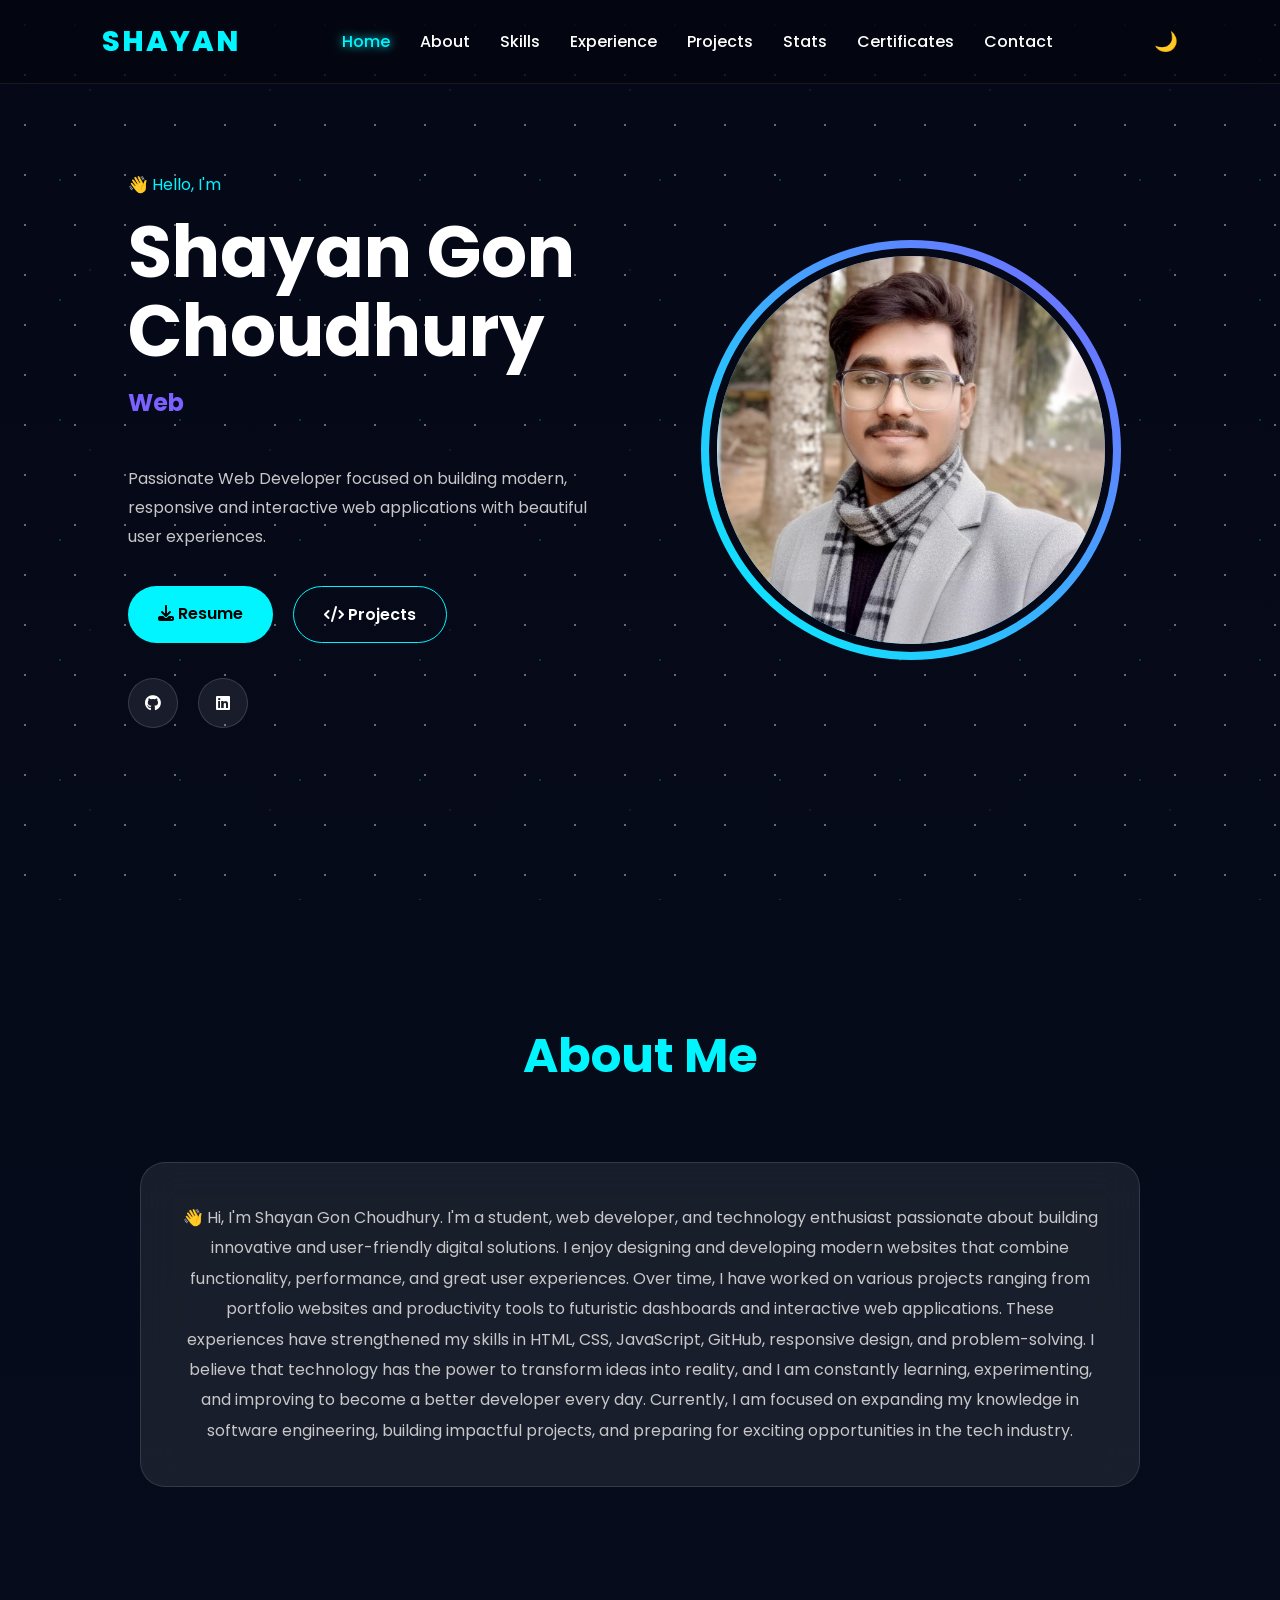
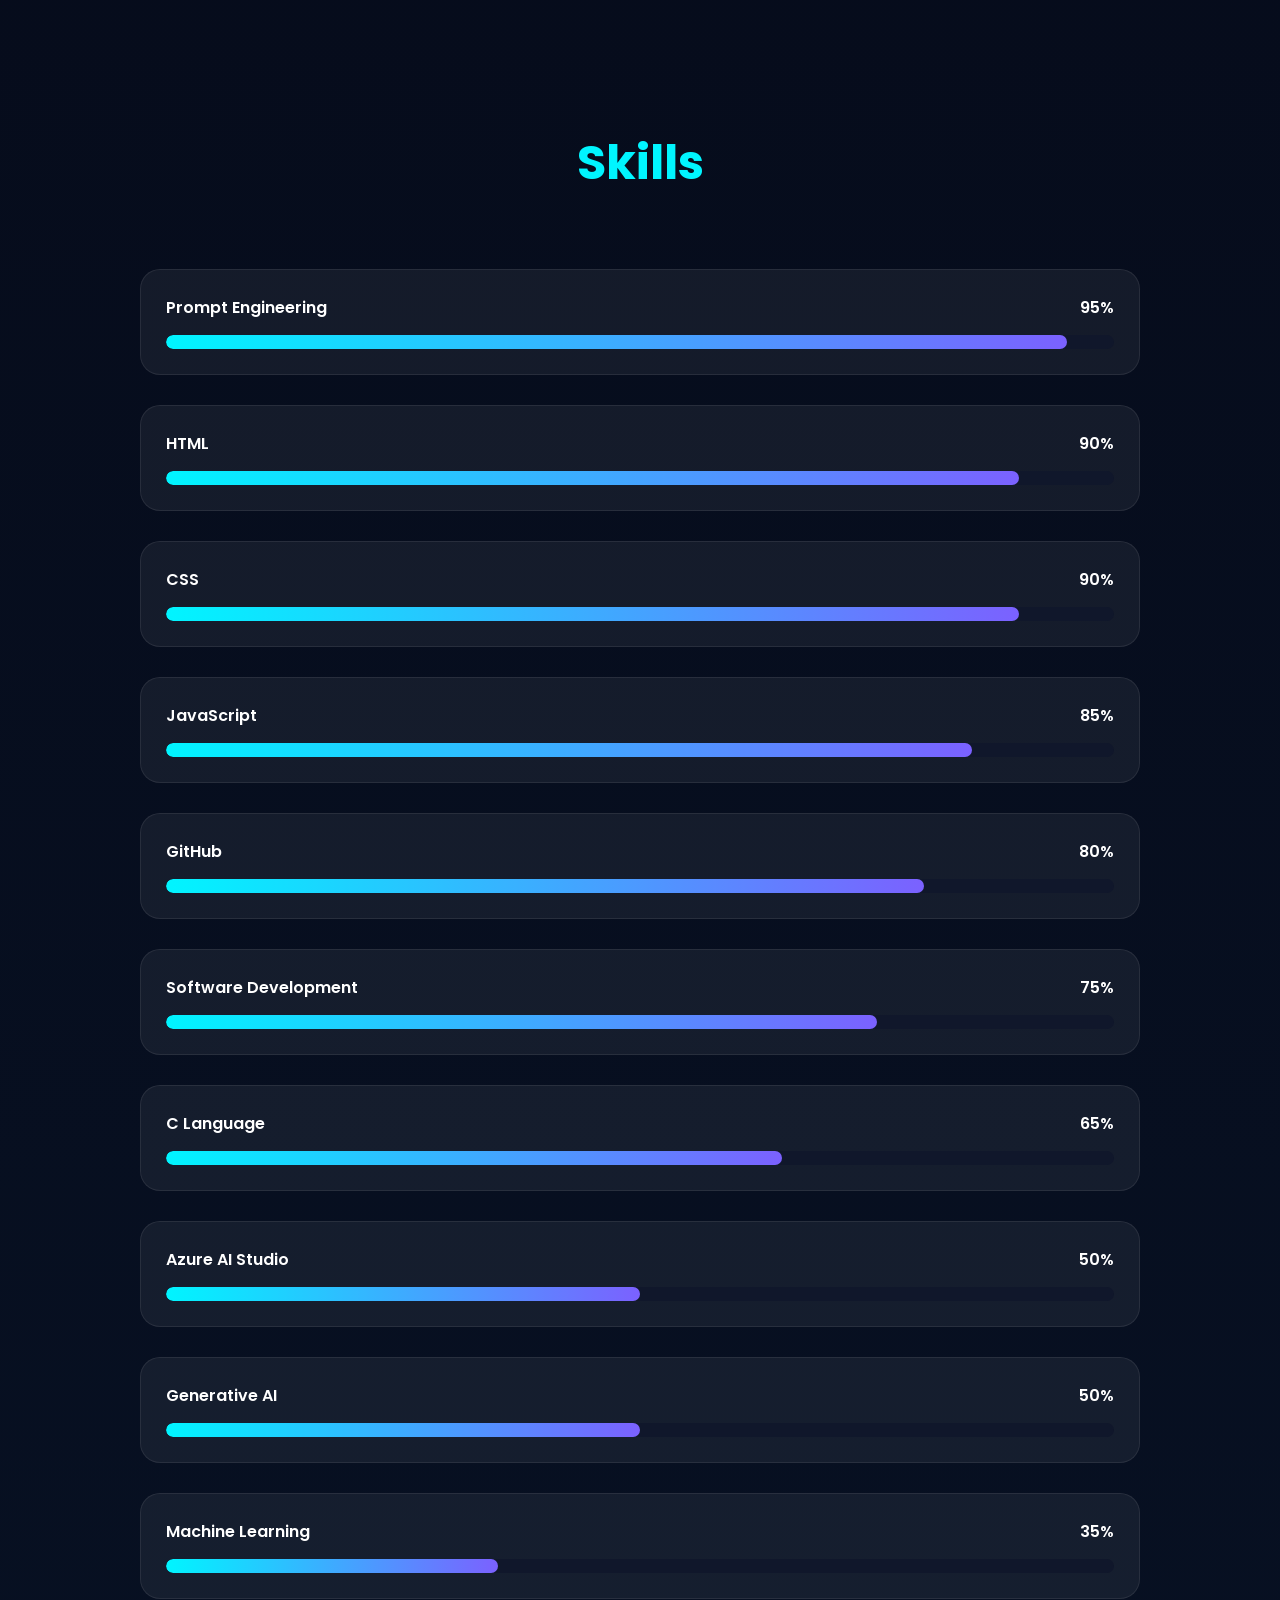
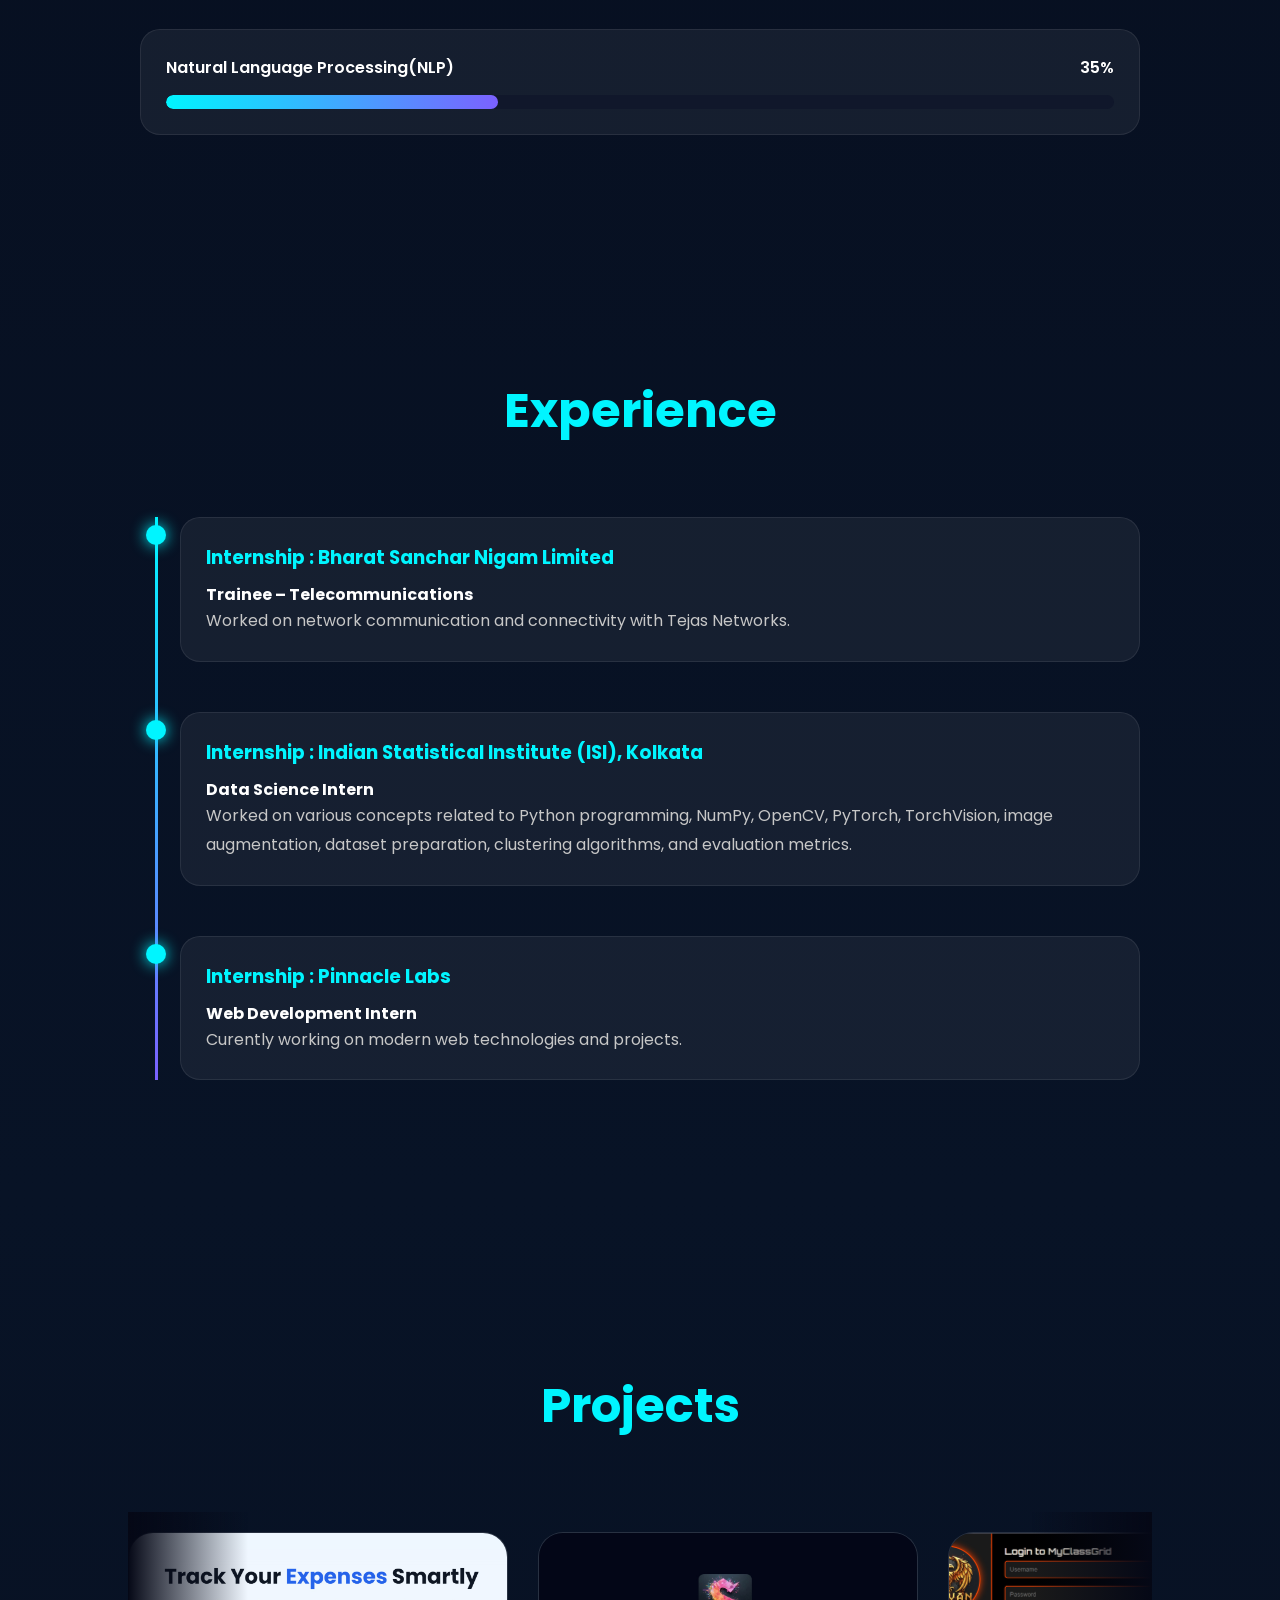
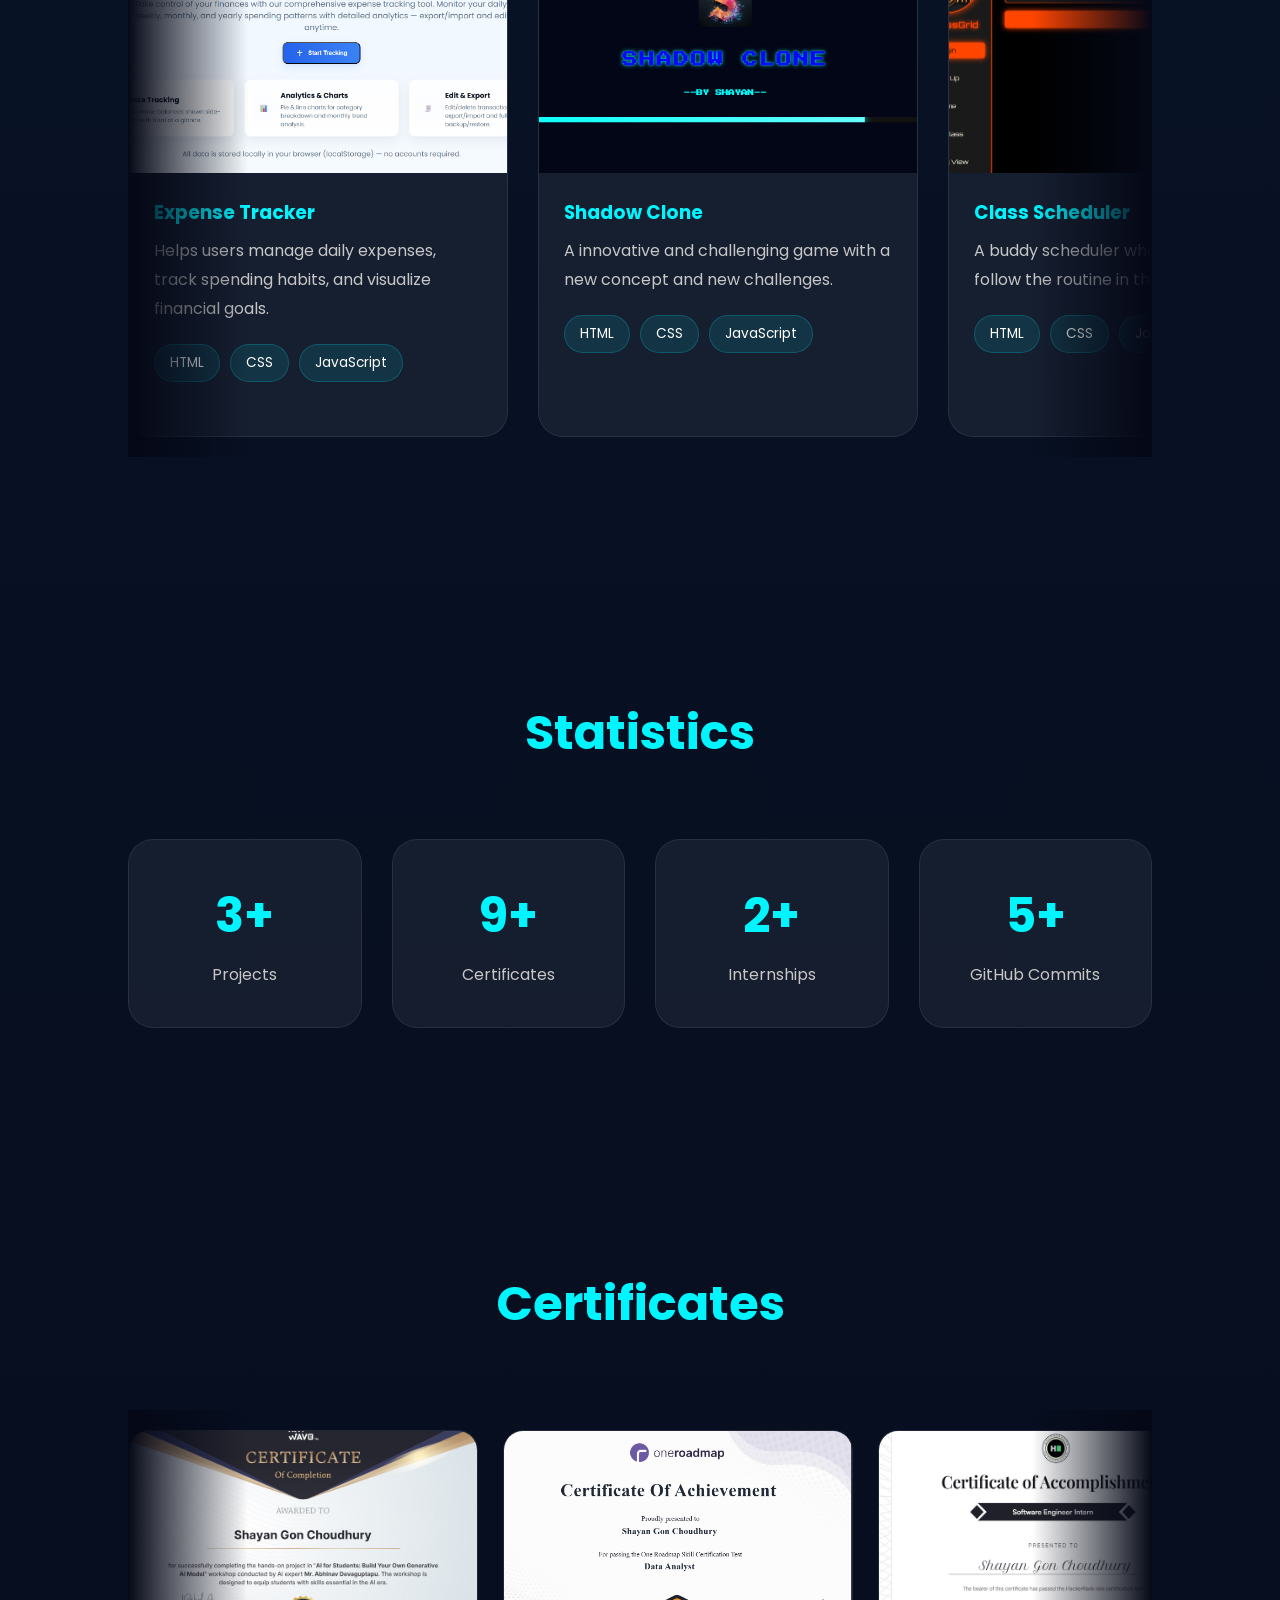
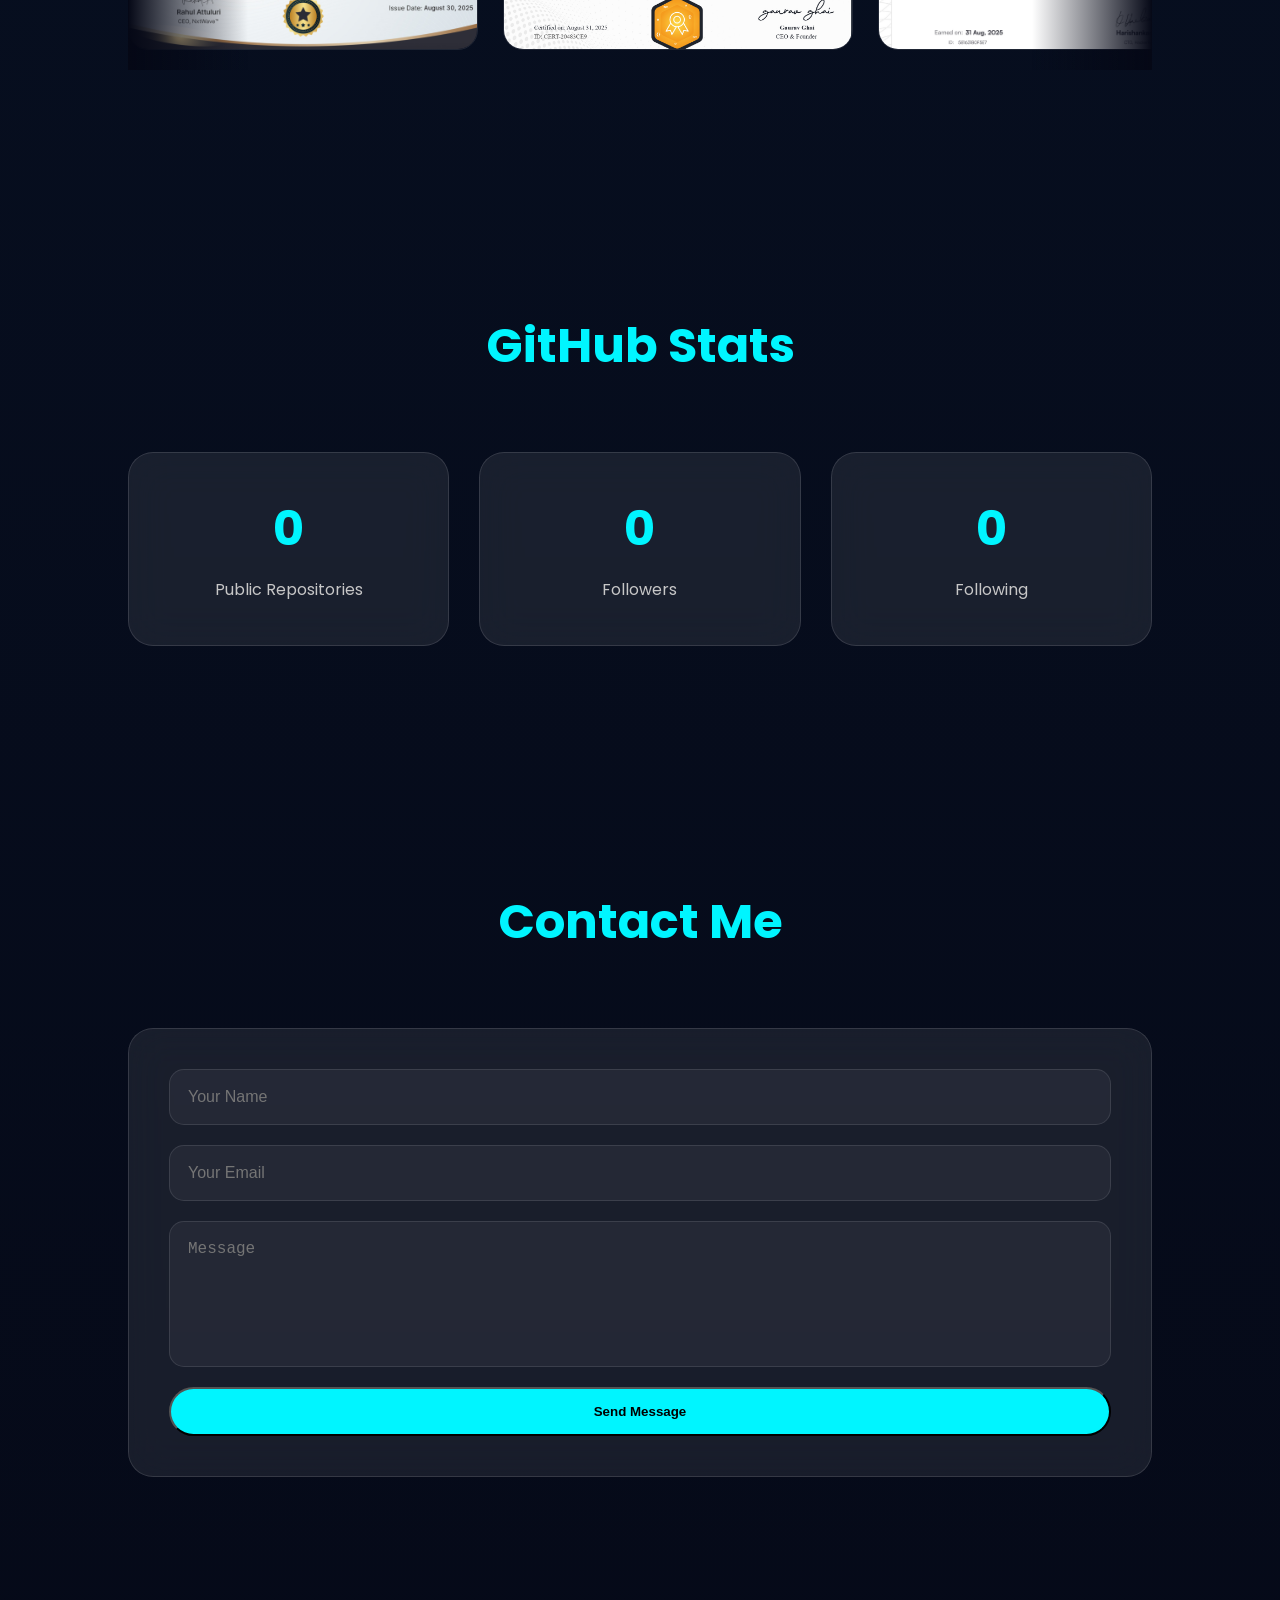
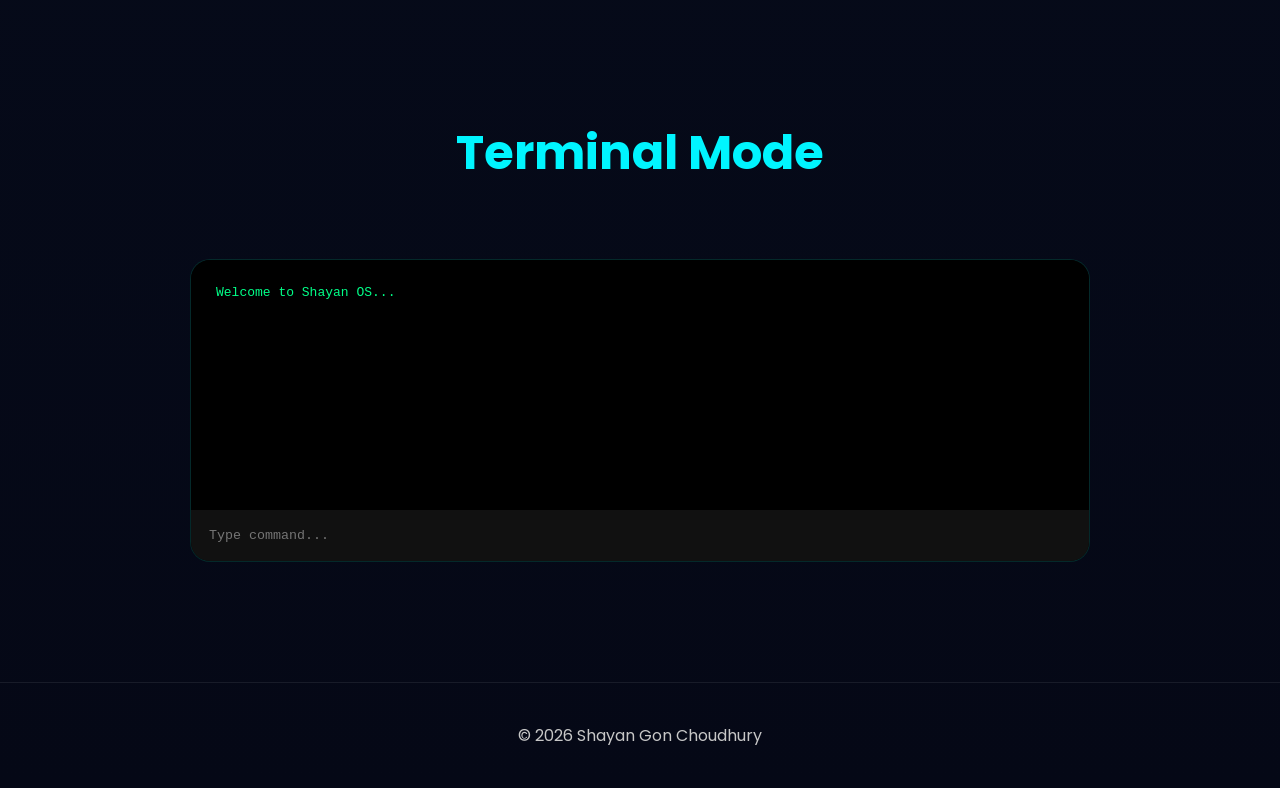
<file: index.html>
<!DOCTYPE html>

<html lang="en">

<head>

<meta charset="UTF-8">
<meta name="viewport" content="width=device-width, initial-scale=1.0">

<title>Shayan Gon Choudhury | Software Engineer Portfolio</title>

<link rel="stylesheet" href="style.css">

<link href="https://fonts.googleapis.com/css2?family=Poppins:wght@300;400;500;600;700;800&display=swap"
    rel="stylesheet">

<link rel="stylesheet"
    href="https://cdnjs.cloudflare.com/ajax/libs/font-awesome/6.5.1/css/all.min.css">


</head>

<body>


<!-- LOADER -->

<div id="loader">
    <div class="loader-ring"></div>
</div>

<!-- GALAXY BACKGROUND -->

<div id="stars"></div>
<div id="stars2"></div>
<div id="stars3"></div>

<!-- NAVBAR -->

<nav id="navbar">

    <div class="logo">
        SHAYAN
    </div>

    <div class="hamburger">

    <span></span>
    <span></span>
    <span></span>

</div>

    <ul class="nav-links">

        <li><a href="#home">Home</a></li>
        <li><a href="#about">About</a></li>
        <li><a href="#skills">Skills</a></li>
        <li><a href="#experience">Experience</a></li>
        <li><a href="#projects">Projects</a></li>
        <li><a href="#stats">Stats</a></li>
        <li><a href="#certificates">Certificates</a></li>
        <li><a href="#contact">Contact</a></li>

    </ul>

    <button id="theme-toggle">
        🌙
    </button>

</nav>

<!-- HERO SECTION -->

<section id="home" class="hero">

    <div class="hero-content">

        <span class="greeting">
            👋 Hello, I'm
        </span>

        <h1>
            Shayan Gon Choudhury
        </h1>

        <h2 id="typewriter"></h2>

        <p class="hero-description">

            Passionate Web Developer focused on building modern,
            responsive and interactive web applications with
            beautiful user experiences.

        </p>

        <div class="hero-buttons">

            <a href="assets/resume.pdf" class="btn">

                <i class="fa-solid fa-download"></i>
                Resume

            </a>

            <a href="#projects" class="btn btn-outline">

                <i class="fa-solid fa-code"></i>
                Projects

            </a>

        </div>

        <div class="social-icons">

            <a href="https://github.com/shayangonchoudhury-svg"
   target="_blank">

    <i class="fab fa-github"></i>

</a>

            <a href="https://www.linkedin.com/in/shayan-gon-choudhury-37a842315/"
   target="_blank">

    <i class="fab fa-linkedin"></i>

</a>

        

        </div>

    </div>

    <div class="hero-image">

        <div class="profile-ring">

            <img src="images/profile.jpg"
                alt="Profile">

        </div>

    </div>

</section>

<!-- ABOUT -->

<section id="about">

    <h2 class="section-title">
        About Me
    </h2>

    <div class="glass-card">

        <p>

👋 Hi, I'm Shayan Gon Choudhury.

I'm a student, web developer, and technology enthusiast passionate about building innovative and user-friendly digital solutions. I enjoy designing and developing modern websites that combine functionality, performance, and great user experiences.

Over time, I have worked on various projects ranging from portfolio websites and productivity tools to futuristic dashboards and interactive web applications. These experiences have strengthened my skills in HTML, CSS, JavaScript, GitHub, responsive design, and problem-solving.

I believe that technology has the power to transform ideas into reality, and I am constantly learning, experimenting, and improving to become a better developer every day.

Currently, I am focused on expanding my knowledge in software engineering, building impactful projects, and preparing for exciting opportunities in the tech industry.

</p>

    </div>

</section>

<!-- SKILLS -->

<section id="skills">

    <h2 class="section-title">
        Skills
    </h2>

    <div class="skills-container">

        <div class="skill">

            <div class="skill-info">

                <span>Prompt Engineering</span>
                <span>95%</span>

            </div>

            <div class="progress">

                <div class="bar PromptEngineering"></div>

            </div>

        </div>

        <div class="skill">

            <div class="skill-info">

                <span>HTML</span>
                <span>90%</span>

            </div>

            <div class="progress">

                <div class="bar html"></div>

            </div>

        </div>

        <div class="skill">

            <div class="skill-info">

                <span>CSS</span>
                <span>90%</span>

            </div>

            <div class="progress">

                <div class="bar css"></div>

            </div>

        </div>

        <div class="skill">

            <div class="skill-info">

                <span>JavaScript</span>
                <span>85%</span>

            </div>

            <div class="progress">

                <div class="bar js"></div>

            </div>

        </div>

        <div class="skill">

            <div class="skill-info">

                <span>GitHub</span>
                <span>80%</span>

            </div>

            <div class="progress">

                <div class="bar github"></div>

            </div>

        </div>

        <div class="skill">

            <div class="skill-info">

                <span>Software Development</span>
                <span>75%</span>

            </div>

            <div class="progress">

                <div class="bar software"></div>

            </div>

        </div>

        <div class="skill">

            <div class="skill-info">

                <span>C Language</span>
                <span>65%</span>

            </div>

            <div class="progress">

                <div class="bar c"></div>

            </div>

        </div>

        <div class="skill">

            <div class="skill-info">

                <span>Azure AI Studio</span>
                <span>50%</span>

            </div>

            <div class="progress">

                <div class="bar azure"></div>

            </div>

        </div>

        <div class="skill">

            <div class="skill-info">

                <span>Generative AI</span>
                <span>50%</span>

            </div>

            <div class="progress">

                <div class="bar genai"></div>

            </div>

        </div>

        <div class="skill">

            <div class="skill-info">

                <span>Machine Learning</span>
                <span>35%</span>

            </div>

            <div class="progress">

                <div class="bar ml"></div>

            </div>

        </div>

        <div class="skill">

            <div class="skill-info">

                <span>Natural Language Processing(NLP)</span>
                <span>35%</span>

            </div>

            <div class="progress">

                <div class="bar nlp"></div>

            </div>

        </div>

    </div>

</section>

<!-- EXPERIENCE -->

<section id="experience">


<h2 class="section-title">
    Experience
</h2>

<div class="timeline">

    <div class="timeline-item">

        <div class="timeline-dot"></div>

        <div class="timeline-content">

            <h3>
                Internship : Bharat Sanchar Nigam Limited
            </h3>

            <h4>
                Trainee – Telecommunications
            </h4>

            <p>
                Worked on network communication and connectivity with Tejas Networks.
            </p>

        </div>

    </div>

    <div class="timeline-item">

        <div class="timeline-dot"></div>

        <div class="timeline-content">

            <h3>
                Internship : Indian Statistical Institute (ISI), Kolkata
            </h3>

            <h4>
                Data Science Intern
            </h4>

            <p>
                Worked on various concepts related to Python programming, NumPy, OpenCV, PyTorch, TorchVision, image augmentation, dataset preparation, clustering algorithms, and evaluation metrics.
            </p>

        </div>

    </div>

    <div class="timeline-item">

        <div class="timeline-dot"></div>

        <div class="timeline-content">

            <h3>
                Internship : Pinnacle Labs
            </h3>

            <h4>
                Web Development Intern
            </h4>

            <p>
                Curently working on modern web technologies and projects.
            </p>

        </div>

    </div>

</div>


</section>

<!-- PROJECTS -->

<section id="projects">


<h2 class="section-title">
    Projects
</h2>

<div class="projects-wrapper">

    <div class="projects-grid">

        <!-- PROJECT 1 -->

        <div class="project-card">

            <img src="images/project1.jpg">

            <div class="project-content">

                <h3>
                    Expense Tracker
                </h3>

                <p>
                     Helps users manage daily expenses, track spending habits, and visualize financial goals.
                </p>

                <div class="tags">

                    <span>HTML</span>
                    <span>CSS</span>
                    <span>JavaScript</span>

                </div>

            </div>

        </div>

        <!-- PROJECT 2 -->

        <div class="project-card">

            <img src="images/project2.jpg">

            <div class="project-content">

                <h3>
                    Shadow Clone
                </h3>

                <p>
                    A innovative and challenging game with a new concept and new challenges.
                </p>

                <div class="tags">

                    <span>HTML</span>
                    <span>CSS</span>
                    <span>JavaScript</span>

                </div>

            </div>

        </div>

        <!-- PROJECT 3 -->

        <div class="project-card">

            <img src="images/project3.jpg">

            <div class="project-content">

                <h3>
                    Class Scheduler
                </h3>

                <p>
                    A buddy scheduler who helps user to follow the routine in their daily class life. 
                </p>

                <div class="tags">

                    <span>HTML</span>
                    <span>CSS</span>
                    <span>JavaScript</span>

                </div>

            </div>

        </div>

        <!-- PROJECT 4 -->

        <div class="project-card">

            <img src="images/project4.jpg">

            <div class="project-content">

                <h3>
                    AyurJeevan
                </h3>

                <p>
                    A innovative dashboard which is used to track the daily medicine dosages.
                </p>

                <div class="tags">

                    <span>HTML</span>
                    <span>CSS</span>
                    <span>JavaScript</span>

                </div>

            </div>

        </div>

        <!-- PROJECT 5 -->

        <div class="project-card">

            <img src="images/project5.jpg">

            <div class="project-content">

                <h3>
                    MyPortfolio
                </h3>

                <p>
                    Developed a responsive portfolio website to showcase projects, skills, certifications, and contact information with a modern and interactive design.
                </p>

                <div class="tags">

                    <span>HTML</span>
                    <span>CSS</span>
                    <span>JavaScript</span>

                </div>

            </div>

        </div>

        <!-- DUPLICATES FOR INFINITE SCROLL -->

        <div class="project-card">

            <img src="images/project1.jpg">

            <div class="project-content">

                <h3>
                    Expense Tracker
                </h3>

                <p>
                    Helps users manage daily expenses, track spending habits, and visualize financial goals.
                </p>

                <div class="tags">

                    <span>HTML</span>
                    <span>CSS</span>
                    <span>JavaScript</span>

                </div>

            </div>

        </div>

        <div class="project-card">

            <img src="images/project2.jpg">

            <div class="project-content">

                <h3>
                    Shadow Clone
                </h3>

                <p>
                    A innovative and challenging game with a new concept and new challenges.
                </p>

                <div class="tags">

                    <span>HTML</span>
                    <span>CSS</span>
                    <span>JavaScript</span>

                </div>

            </div>

        </div>

        <div class="project-card">

            <img src="images/project3.jpg">

            <div class="project-content">

                <h3>
                    Class Scheduler
                </h3>

                <p>
                    A buddy scheduler who helps user to follow the routine in their daily class life. 
                </p>

                <div class="tags">

                    <span>HTML</span>
                    <span>CSS</span>
                    <span>JavaScript</span>

                </div>

            </div>

        </div>

        <div class="project-card">

            <img src="images/project4.jpg">

            <div class="project-content">

                <h3>
                    AyurJeevan
                </h3>

                <p>
                    A innovative dashboard which is used to track the daily medicine dosages.
                </p>

                <div class="tags">

                    <span>HTML</span>
                    <span>CSS</span>
                    <span>JavaScript</span>

                </div>

            </div>

        </div>

        <div class="project-card">

            <img src="images/project5.jpg">

            <div class="project-content">

                <h3>
                    MyPortfolio
                </h3>

                <p>
                    Developed a responsive portfolio website to showcase projects, skills, certifications, and contact information with a modern and interactive design.
                </p>

                <div class="tags">

                    <span>HTML</span>
                    <span>CSS</span>
                    <span>JavaScript</span>

                </div>

            </div>

        </div>

    </div>

</div>


</section>

<!-- STATS -->

<section id="stats">


<h2 class="section-title">
    Statistics
</h2>

<div class="stats-grid">

    <div class="stat-card">

        <h3>5+</h3>

        <p>
            Projects
        </p>

    </div>

    <div class="stat-card">

        <h3>20+</h3>

        <p>
            Certificates
        </p>

    </div>

    <div class="stat-card">

        <h3>3+</h3>

        <p>
            Internships
        </p>

    </div>

    <div class="stat-card">

        <h3>10+</h3>

        <p>
            GitHub Commits
        </p>

    </div>

</div>


</section>

<!-- CERTIFICATES -->

<section id="certificates">


<h2 class="section-title">
    Certificates
</h2>

<div class="certificates-wrapper">

    <div class="certificate-grid">

        <img src="images/cert1.jpg" alt="Certificate 1">
        <img src="images/cert2.jpg" alt="Certificate 2">
        <img src="images/cert3.jpg" alt="Certificate 3">
        <img src="images/cert4.jpg" alt="Certificate 4">
        <img src="images/cert5.jpg" alt="Certificate 5">
        <img src="images/cert6.jpg" alt="Certificate 6">
        <img src="images/cert7.jpg" alt="Certificate 7">
        <img src="images/cert8.jpg" alt="Certificate 8">
        <img src="images/cert9.jpg" alt="Certificate 9">
        <img src="images/cert10.jpg" alt="Certificate 10">
        <img src="images/cert11.jpg" alt="Certificate 11">
        <img src="images/cert12.jpg" alt="Certificate 12">
        <img src="images/cert13.jpg" alt="Certificate 13">
        <img src="images/cert14.jpg" alt="Certificate 14">
        <img src="images/cert15.jpg" alt="Certificate 15">
        <img src="images/cert16.jpg" alt="Certificate 16">
        <img src="images/cert17.jpg" alt="Certificate 17">
        <img src="images/cert18.jpg" alt="Certificate 18">
        <img src="images/cert19.jpg" alt="Certificate 19">
        <img src="images/cert20.jpg" alt="Certificate 20">
        <img src="images/cert21.jpg" alt="Certificate 21">
        <img src="images/cert22.jpg" alt="Certificate 22">


        <!-- DUPLICATES FOR INFINITE SCROLL -->

        <img src="images/cert1.jpg" alt="Certificate 1">
        <img src="images/cert2.jpg" alt="Certificate 2">
        <img src="images/cert3.jpg" alt="Certificate 3">
        <img src="images/cert4.jpg" alt="Certificate 4">
        <img src="images/cert5.jpg" alt="Certificate 5">
        <img src="images/cert6.jpg" alt="Certificate 6">
        <img src="images/cert7.jpg" alt="Certificate 7">
        <img src="images/cert8.jpg" alt="Certificate 8">
        <img src="images/cert9.jpg" alt="Certificate 9">
        <img src="images/cert10.jpg" alt="Certificate 10">
        <img src="images/cert11.jpg" alt="Certificate 11">
        <img src="images/cert12.jpg" alt="Certificate 12">
        <img src="images/cert13.jpg" alt="Certificate 13">
        <img src="images/cert14.jpg" alt="Certificate 14">
        <img src="images/cert15.jpg" alt="Certificate 15">
        <img src="images/cert16.jpg" alt="Certificate 16">
        <img src="images/cert17.jpg" alt="Certificate 17">
        <img src="images/cert18.jpg" alt="Certificate 18">
        <img src="images/cert19.jpg" alt="Certificate 19">
        <img src="images/cert20.jpg" alt="Certificate 20">
        <img src="images/cert21.jpg" alt="Certificate 21">
        <img src="images/cert22.jpg" alt="Certificate 22">

    </div>

</div>


</section>

<!-- GITHUB STATS -->

<section id="github">


<h2 class="section-title">
    GitHub Stats
</h2>

<div class="github-grid">

    <div class="glass-card">

        <h3 id="repos">
            0
        </h3>

        <p>
            Public Repositories
        </p>

    </div>

    <div class="glass-card">

        <h3 id="followers">
            0
        </h3>

        <p>
            Followers
        </p>

    </div>

    <div class="glass-card">

        <h3 id="following">
            0
        </h3>

        <p>
            Following
        </p>

    </div>

</div>


</section>

<!-- CONTACT -->

<section id="contact">


<h2 class="section-title">
    Contact Me
</h2>

<div class="glass-card">

    <form id="contact-form">

        <input
            type="text"
            placeholder="Your Name"
            required>

        <input
            type="email"
            placeholder="Your Email"
            required>

        <textarea
            rows="6"
            placeholder="Message"
            required></textarea>

        <button
            type="submit"
            class="btn">

            Send Message

        </button>

    </form>

</div>


</section>

<!-- TERMINAL -->

<section id="terminal">

<h2 class="section-title">
    Terminal Mode
</h2>

<div class="terminal-box">

    <div class="terminal-output">

        Welcome to Shayan OS...

    </div>

    <input
        type="text"
        id="terminal-input"
        placeholder="Type command...">

</div>


</section>

<!-- FOOTER -->

<footer>


<p>
    © 2026 Shayan Gon Choudhury
</p>


</footer>

<script src="script.js"></script>

</body>

</html>
</file>
<file: style.css>
/* ==================================================
RESET
================================================== */

*{
margin:0;
padding:0;
box-sizing:border-box;
scroll-behavior:smooth;
}

:root{


--bg:#050816;
--bg2:#0a1024;

--primary:#00f5ff;
--secondary:#7b61ff;

--text:#ffffff;
--muted:#c7c7c7;

--glass:rgba(255,255,255,.08);
--border:rgba(255,255,255,.15);


}

body{


font-family:'Poppins',sans-serif;

background:
linear-gradient(
    to bottom,
    #050816,
    #081326,
    #050816
);

color:var(--text);

overflow-x:hidden;

min-height:100vh;


}

a{
text-decoration:none;
}

img{
display:block;
max-width:100%;
}

section{


padding:120px 10%;


}

.section-title{


text-align:center;

font-size:3rem;

margin-bottom:70px;

color:var(--primary);

font-weight:700;


}

/* ==================================================
SCROLLBAR
================================================== */

::-webkit-scrollbar{
width:8px;
}

::-webkit-scrollbar-track{
background:#050816;
}

::-webkit-scrollbar-thumb{


background:var(--primary);

border-radius:20px;


}

/* ==================================================
LOADER
================================================== */

#loader{


position:fixed;

inset:0;

background:#050816;

display:flex;

justify-content:center;

align-items:center;

z-index:99999;


}

.loader-ring{


width:90px;
height:90px;

border:6px solid rgba(255,255,255,.15);

border-top:
6px solid var(--primary);

border-radius:50%;

animation:
spin 1s linear infinite;


}

@keyframes spin{


100%{
    transform:rotate(360deg);
}


}

/* ==================================================
GALAXY BACKGROUND
================================================== */

#stars,
#stars2,
#stars3{


position:fixed;

top:0;
left:0;

width:100%;
height:100%;

z-index:-5;


}

#stars{


background-image:
radial-gradient(
white 1px,
transparent 1px);

background-size:
50px 50px;

opacity:.4;


}

#stars2{


background-image:
radial-gradient(
var(--primary) 1px,
transparent 1px);

background-size:
120px 120px;

opacity:.2;

animation:
starsMove 80s linear infinite;


}

#stars3{


background-image:
radial-gradient(
var(--secondary) 1px,
transparent 1px);

background-size:
180px 180px;

opacity:.15;

animation:
starsMove 120s linear infinite;


}

@keyframes starsMove{


from{
    transform:translateY(0);
}

to{
    transform:translateY(-1000px);
}


}

/* ==================================================
NAVBAR
================================================== */

#navbar{


position:fixed;

top:0;
left:0;

width:100%;

display:flex;

justify-content:space-between;

align-items:center;

padding:20px 8%;

backdrop-filter:blur(18px);

background:
rgba(0,0,0,.25);

border-bottom:
1px solid rgba(255,255,255,.08);

z-index:1000;


}

.logo{


color:var(--primary);

font-size:1.8rem;

font-weight:800;

letter-spacing:2px;


}

.nav-links{


list-style:none;

display:flex;

gap:30px;


}

.nav-links a{


color:white;

transition:.3s;

font-weight:500;


}

.nav-links a:hover{


color:var(--primary);


}

#theme-toggle{


background:none;

border:none;

color:white;

font-size:1.2rem;

cursor:pointer;


}

/* ==================================================
HERO SECTION
================================================== */

.hero{


min-height:100vh;

display:flex;

justify-content:space-between;

align-items:center;

gap:60px;


}

.hero-content{


flex:1;


}

.greeting{


color:var(--primary);

display:inline-block;

margin-bottom:15px;


}

.hero-content h1{


font-size:4.5rem;

line-height:1.1;

margin-bottom:15px;


}

.hero-content h2{


color:var(--secondary);

min-height:60px;

margin-bottom:20px;


}

.hero-description{


color:var(--muted);

line-height:1.8;

max-width:650px;

margin-bottom:35px;


}

.hero-buttons{


display:flex;

gap:20px;

margin-bottom:35px;


}

.btn{


padding:15px 30px;

border-radius:50px;

background:var(--primary);

color:black;

font-weight:600;

transition:.4s;


}

.btn:hover{


transform:
translateY(-5px);


}

.btn-outline{


background:transparent;

color:white;

border:1px solid var(--primary);


}

/* ==================================================
SOCIAL ICONS
================================================== */

.social-icons{


display:flex;

gap:20px;


}

.social-icons a{


width:50px;
height:50px;

border-radius:50%;

display:flex;

justify-content:center;

align-items:center;

background:var(--glass);

border:1px solid var(--border);

color:white;

transition:.3s;


}

.social-icons a:hover{


background:var(--primary);

color:black;

transform:
translateY(-5px);


}

/* ==================================================
PROFILE IMAGE
================================================== */

.hero-image{


flex:1;

display:flex;

justify-content:center;


}

.profile-ring{


width:420px;
height:420px;

border-radius:50%;

padding:8px;

background:
linear-gradient(
    45deg,
    var(--primary),
    var(--secondary)
);

animation:float 4s ease-in-out infinite;


}

.profile-ring img{


width:100%;
height:100%;

object-fit:cover;

border-radius:50%;

border:8px solid #050816;


}

@keyframes rotateRing{


from{
    transform:rotate(0deg);
}

to{
    transform:rotate(360deg);
}


}

/* ==================================================
GLASS CARD
================================================== */

.glass-card{


background:rgba(255,255,255,.08);

backdrop-filter:blur(20px);

border:1px solid rgba(255,255,255,.12);

border-radius:25px;

padding:40px;

transition:.4s;


}

.glass-card:hover{


transform:translateY(-8px);

box-shadow:
0 10px 30px rgba(0,245,255,.15);


}

.glass-card p{


color:var(--muted);

line-height:1.9;


}

/* ==================================================
ABOUT
================================================== */

#about .glass-card{


max-width:1000px;

margin:auto;

text-align:center;


}

/* ==================================================
SKILLS
================================================== */

.skills-container{


max-width:1000px;

margin:auto;

display:flex;

flex-direction:column;

gap:30px;


}

.skill{


background:rgba(255,255,255,.06);

border:1px solid rgba(255,255,255,.08);

border-radius:20px;

padding:25px;

transition:.4s;


}

.skill:hover{


transform:translateX(10px);


}

.skill-info{


display:flex;

justify-content:space-between;

margin-bottom:15px;

font-weight:600;


}

.progress{


height:14px;

background:#10172b;

border-radius:50px;

overflow:hidden;


}

.bar{


height:100%;

border-radius:50px;

position:relative;


}

.bar::after{


content:"";

position:absolute;

top:0;

left:-100px;

width:100px;

height:100%;

background:
linear-gradient(
    90deg,
    transparent,
    rgba(255,255,255,.5),
    transparent
);

animation:
shine 3s infinite;


}

@keyframes shine{


100%{
    left:120%;
}


}

.PromptEngineering{

    width:95%;

    background:
    linear-gradient(
        90deg,
        #00f5ff,
        #7b61ff
    );

}

.html{

    width:90%;

    background:
    linear-gradient(
        90deg,
        #00f5ff,
        #7b61ff
    );

}

.css{

    width:90%;

    background:
    linear-gradient(
        90deg,
        #00f5ff,
        #7b61ff
    );

}

.js{

    width:85%;

    background:
    linear-gradient(
        90deg,
        #00f5ff,
        #7b61ff
    );

}

.github{

    width:80%;

    background:
    linear-gradient(
        90deg,
        #00f5ff,
        #7b61ff
    );

}

.software{

    width:75%;

    background:
    linear-gradient(
        90deg,
        #00f5ff,
        #7b61ff
    );

}

.c{

    width:65%;

    background:
    linear-gradient(
        90deg,
        #00f5ff,
        #7b61ff
    );

}

.azure{

    width:50%;

    background:
    linear-gradient(
        90deg,
        #00f5ff,
        #7b61ff
    );

}

.genai{

    width:50%;

    background:
    linear-gradient(
        90deg,
        #00f5ff,
        #7b61ff
    );

}

.ml{

    width:35%;

    background:
    linear-gradient(
        90deg,
        #00f5ff,
        #7b61ff
    );

}

.nlp{

    width:35%;

    background:
    linear-gradient(
        90deg,
        #00f5ff,
        #7b61ff
    );

}

/* ==================================================
TIMELINE
================================================== */

.timeline{


position:relative;

max-width:1000px;

margin:auto;

padding-left:40px;


}

.timeline::before{


content:"";

position:absolute;

left:15px;

top:0;

width:3px;

height:100%;

background:
linear-gradient(
    var(--primary),
    var(--secondary)
);


}

.timeline-item{


position:relative;

margin-bottom:50px;


}

.timeline-dot{


position:absolute;

left:-34px;

top:8px;

width:20px;

height:20px;

border-radius:50%;

background:var(--primary);

box-shadow:
0 0 15px var(--primary);


}

.timeline-content{


background:rgba(255,255,255,.06);

border:1px solid rgba(255,255,255,.08);

border-radius:20px;

padding:25px;

transition:.4s;


}

.timeline-content:hover{


transform:translateX(10px);


}

.timeline-content h3{


color:var(--primary);

margin-bottom:10px;


}

.timeline-content p{


color:var(--muted);

line-height:1.8;


}

/* ==================================================
PROJECTS
================================================== */

.projects-wrapper{


width:100%;

overflow:hidden;

position:relative;

padding:20px 0;


}

.projects-grid{


display:flex;

gap:30px;

width:max-content;

animation:
projectScroll 35s linear infinite;


}

.projects-wrapper:hover .projects-grid{


animation-play-state:paused;


}

.project-card{


min-width:380px;

max-width:380px;

background:rgba(255,255,255,.06);

border:1px solid rgba(255,255,255,.08);

border-radius:25px;

overflow:hidden;

transition:.4s;


}

.project-card:hover{


transform:translateY(-10px);


}

.project-card img{


width:100%;

height:240px;

object-fit:cover;


}

.project-content{


padding:25px;


}

.project-content h3{


color:var(--primary);

margin-bottom:10px;


}

.project-content p{


color:var(--muted);

line-height:1.8;

margin-bottom:20px;


}

/* ==================================================
TAGS
================================================== */

.tags{


display:flex;

flex-wrap:wrap;

gap:10px;


}

.tags span{


padding:8px 15px;

border-radius:30px;

background:
rgba(0,245,255,.1);

border:
1px solid rgba(0,245,255,.2);

font-size:.85rem;


}

/* ==================================================
PROJECT SCROLL
================================================== */

@keyframes projectScroll{


from{

    transform:
    translateX(0);

}

to{

    transform:
    translateX(-50%);

}


}

/* ==================================================
PROJECT EDGE FADE
================================================== */

.projects-wrapper::before,
.projects-wrapper::after{


content:"";

position:absolute;

top:0;

width:120px;

height:100%;

z-index:5;

pointer-events:none;


}

.projects-wrapper::before{


left:0;

background:
linear-gradient(
    to right,
    #050816,
    transparent
);


}

.projects-wrapper::after{


right:0;

background:
linear-gradient(
    to left,
    #050816,
    transparent
);


}

/* ==================================================
STATS SECTION
================================================== */

.stats-grid{


display:grid;

grid-template-columns:
repeat(auto-fit,minmax(220px,1fr));

gap:30px;


}

.stat-card{


text-align:center;

padding:40px;

border-radius:25px;

background:rgba(255,255,255,.06);

border:1px solid rgba(255,255,255,.08);

transition:.4s;


}

.stat-card:hover{


transform:translateY(-10px);

box-shadow:
0 12px 30px rgba(0,245,255,.15);


}

.stat-card h3{


font-size:3rem;

color:var(--primary);

margin-bottom:10px;


}

.stat-card p{


color:var(--muted);


}

/* ==================================================
CERTIFICATES
================================================== */

.certificates-wrapper{


width:100%;

overflow:hidden;

position:relative;

padding:20px 0;


}

.certificate-grid{


display:flex;

gap:25px;

width:max-content;

animation:
certScroll 30s linear infinite;


}

.certificates-wrapper:hover .certificate-grid{


animation-play-state:paused;


}

.certificate-grid img{


width:350px;

height:220px;

object-fit:cover;

border-radius:20px;

border:1px solid rgba(255,255,255,.1);

transition:.4s;


}

.certificate-grid img:hover{


transform:scale(1.05);


}

@keyframes certScroll{


from{
    transform:translateX(0);
}

to{
    transform:translateX(-50%);
}


}

.certificates-wrapper::before,
.certificates-wrapper::after{


content:"";

position:absolute;

top:0;

width:120px;

height:100%;

z-index:5;

pointer-events:none;


}

.certificates-wrapper::before{


left:0;

background:
linear-gradient(
    to right,
    #050816,
    transparent
);


}

.certificates-wrapper::after{


right:0;

background:
linear-gradient(
    to left,
    #050816,
    transparent
);


}

/* ==================================================
GITHUB SECTION
================================================== */

.github-grid{


display:grid;

grid-template-columns:
repeat(auto-fit,minmax(250px,1fr));

gap:30px;


}

.github-grid .glass-card{


text-align:center;


}

.github-grid h3{


font-size:3rem;

color:var(--primary);

margin-bottom:10px;


}

/* ==================================================
CONTACT FORM
================================================== */

#contact form{


display:flex;

flex-direction:column;

gap:20px;


}

#contact input,
#contact textarea{


padding:18px;

border-radius:15px;

border:1px solid rgba(255,255,255,.1);

background:rgba(255,255,255,.05);

color:white;

outline:none;

font-size:1rem;


}

#contact input:focus,
#contact textarea:focus{


border-color:var(--primary);


}

#contact textarea{


resize:none;


}

/* ==================================================
TERMINAL
================================================== */

.terminal-box{


max-width:900px;

margin:auto;

border-radius:20px;

overflow:hidden;

border:1px solid rgba(0,245,255,.15);

background:#050505;


}

.terminal-output{


min-height:250px;

padding:25px;

background:#000;

color:#00ff88;

font-family:monospace;

overflow-y:auto;


}

#terminal-input{


width:100%;

padding:18px;

border:none;

outline:none;

background:#111;

color:white;

font-family:monospace;


}

/* ==================================================
FOOTER
================================================== */

footer{


text-align:center;

padding:40px;

border-top:
1px solid rgba(255,255,255,.08);

color:var(--muted);


}

/* ==================================================
LIGHT MODE
================================================== */

body.light-mode{


--bg:#f5f7fb;

--text:#111111;

--muted:#555555;

background:
linear-gradient(
    to bottom,
    #f5f7fb,
    #ffffff
);


}

body.light-mode .glass-card,
body.light-mode .project-card,
body.light-mode .timeline-content,
body.light-mode .skill,
body.light-mode .stat-card{


background:white;

color:#111;


}

body.light-mode #navbar{


background:
rgba(255,255,255,.8);


}

body.light-mode .nav-links a{


color:#111;


}

body.light-mode #contact input,
body.light-mode #contact textarea{


color:#111;

background:
rgba(0,0,0,.05);


}

/* ==================================================
RESPONSIVE DESIGN
================================================== */

@media(max-width:992px){


.hero{

    flex-direction:column-reverse;

    text-align:center;

}

.hero-buttons{

    justify-content:center;

}

.social-icons{

    justify-content:center;

}

.profile-ring{

    width:320px;
    height:320px;

}


}

/* ==========================================
   HAMBURGER MENU
========================================== */

.hamburger{

    display:none;

    flex-direction:column;

    cursor:pointer;

    gap:6px;

    z-index:2000;

}

.hamburger span{

    width:28px;

    height:3px;

    background:white;

    border-radius:10px;

    transition:.3s;

}

@media(max-width:768px){

.hero{

    padding-top:100px;

}


section{

    padding:90px 7%;

}

.section-title{

    font-size:2.2rem;

}

.hero-content h1{

    font-size:3rem;

}

#navbar{

    flex-direction:row;

    justify-content:space-between;

    align-items:center;

    padding:15px 20px;

}

.hamburger{

    display:flex;

}

.nav-links{

    position:fixed;

    top:70px;

    left:0;

    width:100%;

    background:rgba(5,8,22,.95);

    backdrop-filter:blur(20px);

    flex-direction:column;

    text-align:center;

    padding:20px 0;

    gap:20px;

    display:none;

}

.nav-links.active{

    display:flex;

}

.stats-grid,
.github-grid{

    grid-template-columns:1fr;

}


}

@media(max-width:500px){


.hero-content h1{

    font-size:2.3rem;

}

.profile-ring{

    width:250px;
    height:250px;

}

.project-card{

    min-width:300px;

    max-width:300px;

}

.certificate-grid img{

    width:280px;

    height:180px;

}

.hero-buttons{

    flex-direction:column;

}


}

.nav-active{

    color:#00f5ff !important;

    text-shadow:
    0 0 10px #00f5ff;

}

/* ==========================================
   CERTIFICATE MODAL
========================================== */

#certificate-modal{

    display:none;

    position:fixed;

    top:0;
    left:0;

    width:100%;
    height:100%;

    background:
    rgba(0,0,0,.9);

    justify-content:center;

    align-items:center;

    z-index:99999;

}

.modal-container{

    position:relative;

    max-width:90%;

    max-height:90%;

}

#modal-image{

    max-width:100%;

    max-height:85vh;

    border-radius:20px;

}

#close-modal{

    position:absolute;

    top:-50px;

    right:0;

    font-size:3rem;

    color:white;

    cursor:pointer;

}

/* ==========================================
   SCROLL PROGRESS BAR
========================================== */

#scroll-progress{

    position:fixed;

    top:0;
    left:0;

    width:0;

    height:4px;

    background:
    linear-gradient(
        90deg,
        #00f5ff,
        #7b61ff
    );

    z-index:99999;

}

@keyframes float {

    0%{
        transform:translateY(0);
    }

    50%{
        transform:translateY(-12px);
    }

    100%{
        transform:translateY(0);
    }

}
</file>
